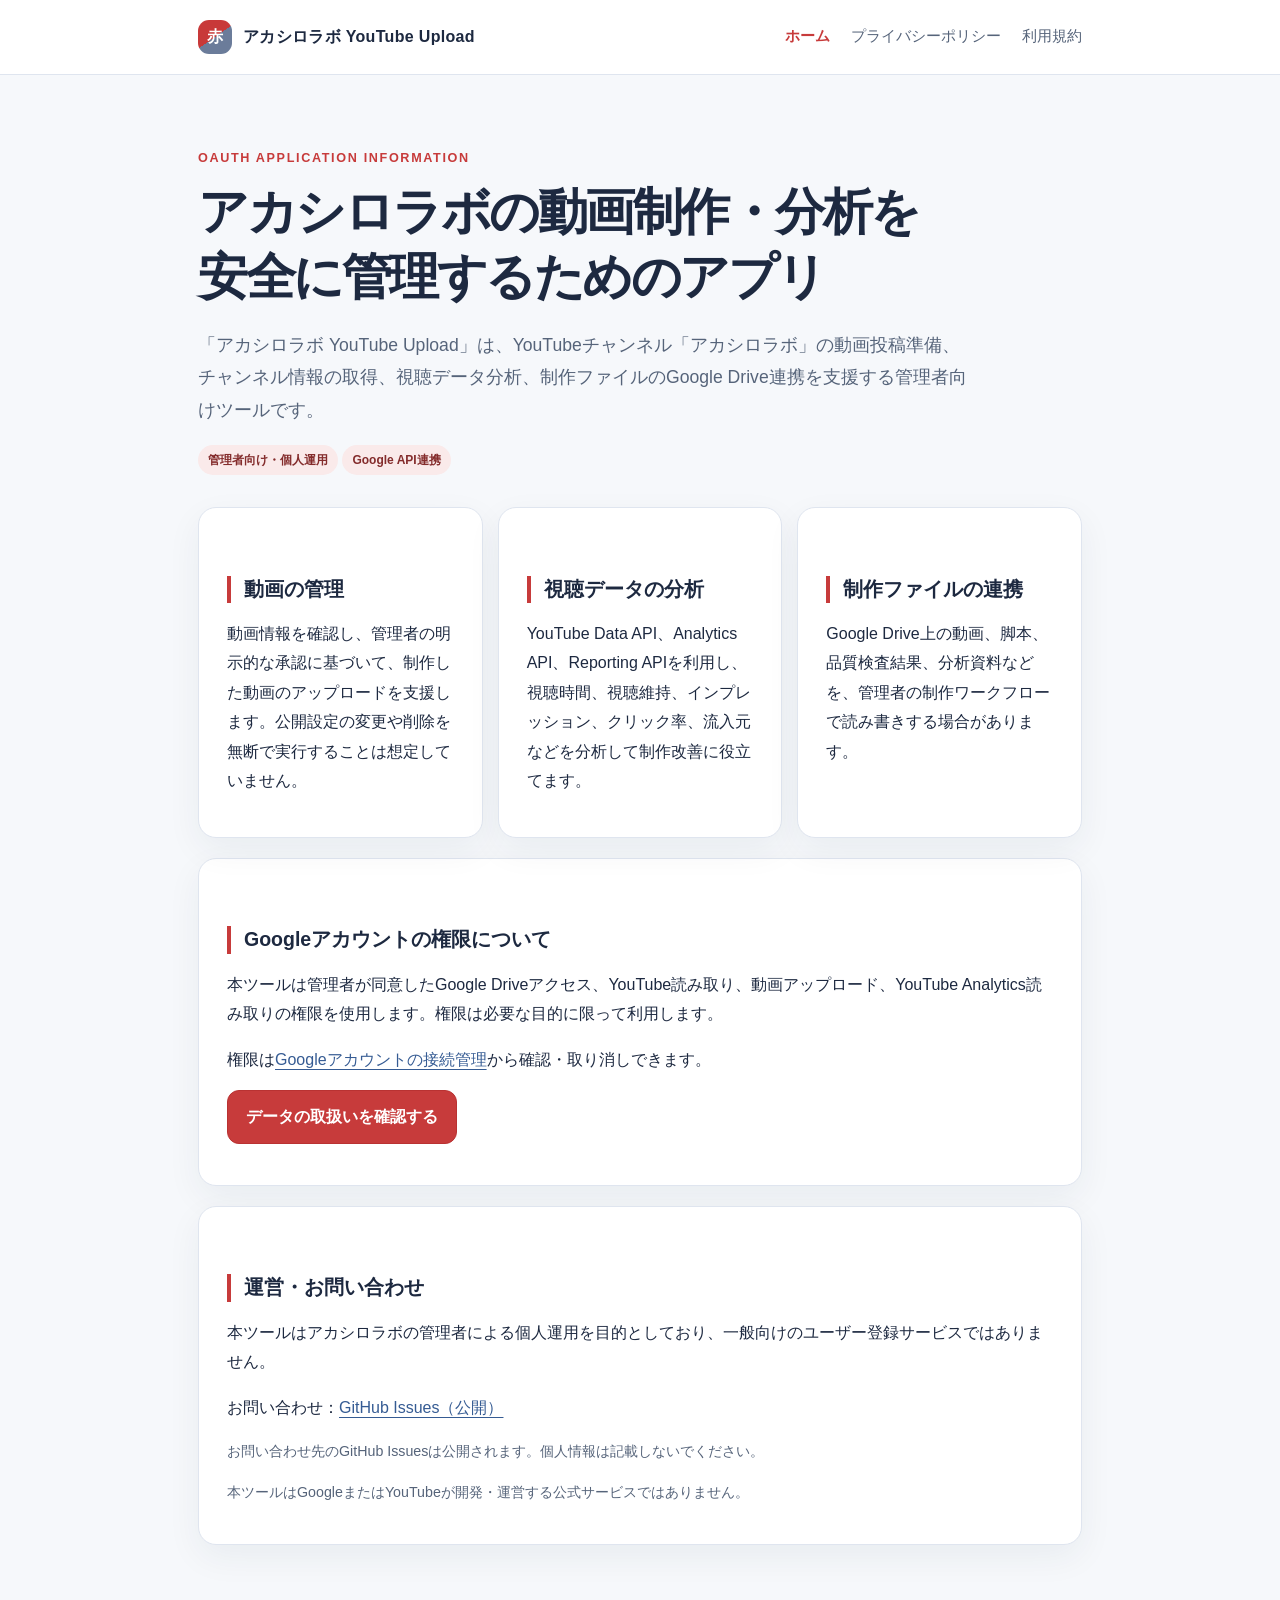
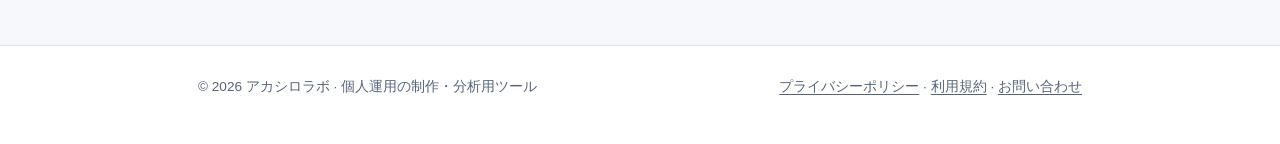
<file: index.html>
<!doctype html>
<html lang="ja"><head><meta charset="utf-8"><meta name="viewport" content="width=device-width,initial-scale=1"><meta name="color-scheme" content="light"><meta name="description" content="アカシロラボ YouTube Uploadの目的とGoogle連携について"><title>ホーム | アカシロラボ YouTube Upload</title><link rel="stylesheet" href="style.css"></head>
<body><header class="top"><div class="wrap nav"><a class="brand" href="index.html"><span class="logo">赤</span><span>アカシロラボ YouTube Upload</span></a><nav class="navlinks" aria-label="メインナビゲーション"><a href="index.html" aria-current="page">ホーム</a><a href="privacy.html">プライバシーポリシー</a><a href="terms.html">利用規約</a></nav></div></header><main class="wrap main"><section class='hero'><div class='eyebrow'>OAuth Application Information</div><h1>アカシロラボの動画制作・分析を<br>安全に管理するためのアプリ</h1><p class='lead'>「アカシロラボ YouTube Upload」は、YouTubeチャンネル「アカシロラボ」の動画投稿準備、チャンネル情報の取得、視聴データ分析、制作ファイルのGoogle Drive連携を支援する管理者向けツールです。</p><span class='tag'>管理者向け・個人運用</span> <span class='tag'>Google API連携</span></section><div class='grid'><section class='card'><h2>動画の管理</h2><p>動画情報を確認し、管理者の明示的な承認に基づいて、制作した動画のアップロードを支援します。公開設定の変更や削除を無断で実行することは想定していません。</p></section><section class='card'><h2>視聴データの分析</h2><p>YouTube Data API、Analytics API、Reporting APIを利用し、視聴時間、視聴維持、インプレッション、クリック率、流入元などを分析して制作改善に役立てます。</p></section><section class='card'><h2>制作ファイルの連携</h2><p>Google Drive上の動画、脚本、品質検査結果、分析資料などを、管理者の制作ワークフローで読み書きする場合があります。</p></section></div><section class='card'><h2>Googleアカウントの権限について</h2><p>本ツールは管理者が同意したGoogle Driveアクセス、YouTube読み取り、動画アップロード、YouTube Analytics読み取りの権限を使用します。権限は必要な目的に限って利用します。</p><p>権限は<a href='https://myaccount.google.com/connections'>Googleアカウントの接続管理</a>から確認・取り消しできます。</p><p><a class='button' href='privacy.html'>データの取扱いを確認する</a></p></section><section class='card'><h2>運営・お問い合わせ</h2><p>本ツールはアカシロラボの管理者による個人運用を目的としており、一般向けのユーザー登録サービスではありません。</p><p class='contact'>お問い合わせ：<a href='https://github.com/hinata77777/akashiro-oauth-site/issues/new'>GitHub Issues（公開）</a></p><p class='small'>お問い合わせ先のGitHub Issuesは公開されます。個人情報は記載しないでください。</p><p class='small'>本ツールはGoogleまたはYouTubeが開発・運営する公式サービスではありません。</p></section></main><footer class="footer"><div class="wrap footerinner"><div>© 2026 アカシロラボ · 個人運用の制作・分析用ツール</div><div><a href="privacy.html">プライバシーポリシー</a> · <a href="terms.html">利用規約</a> · <a href="https://github.com/hinata77777/akashiro-oauth-site/issues/new">お問い合わせ</a></div></div></footer></body></html>
</file>
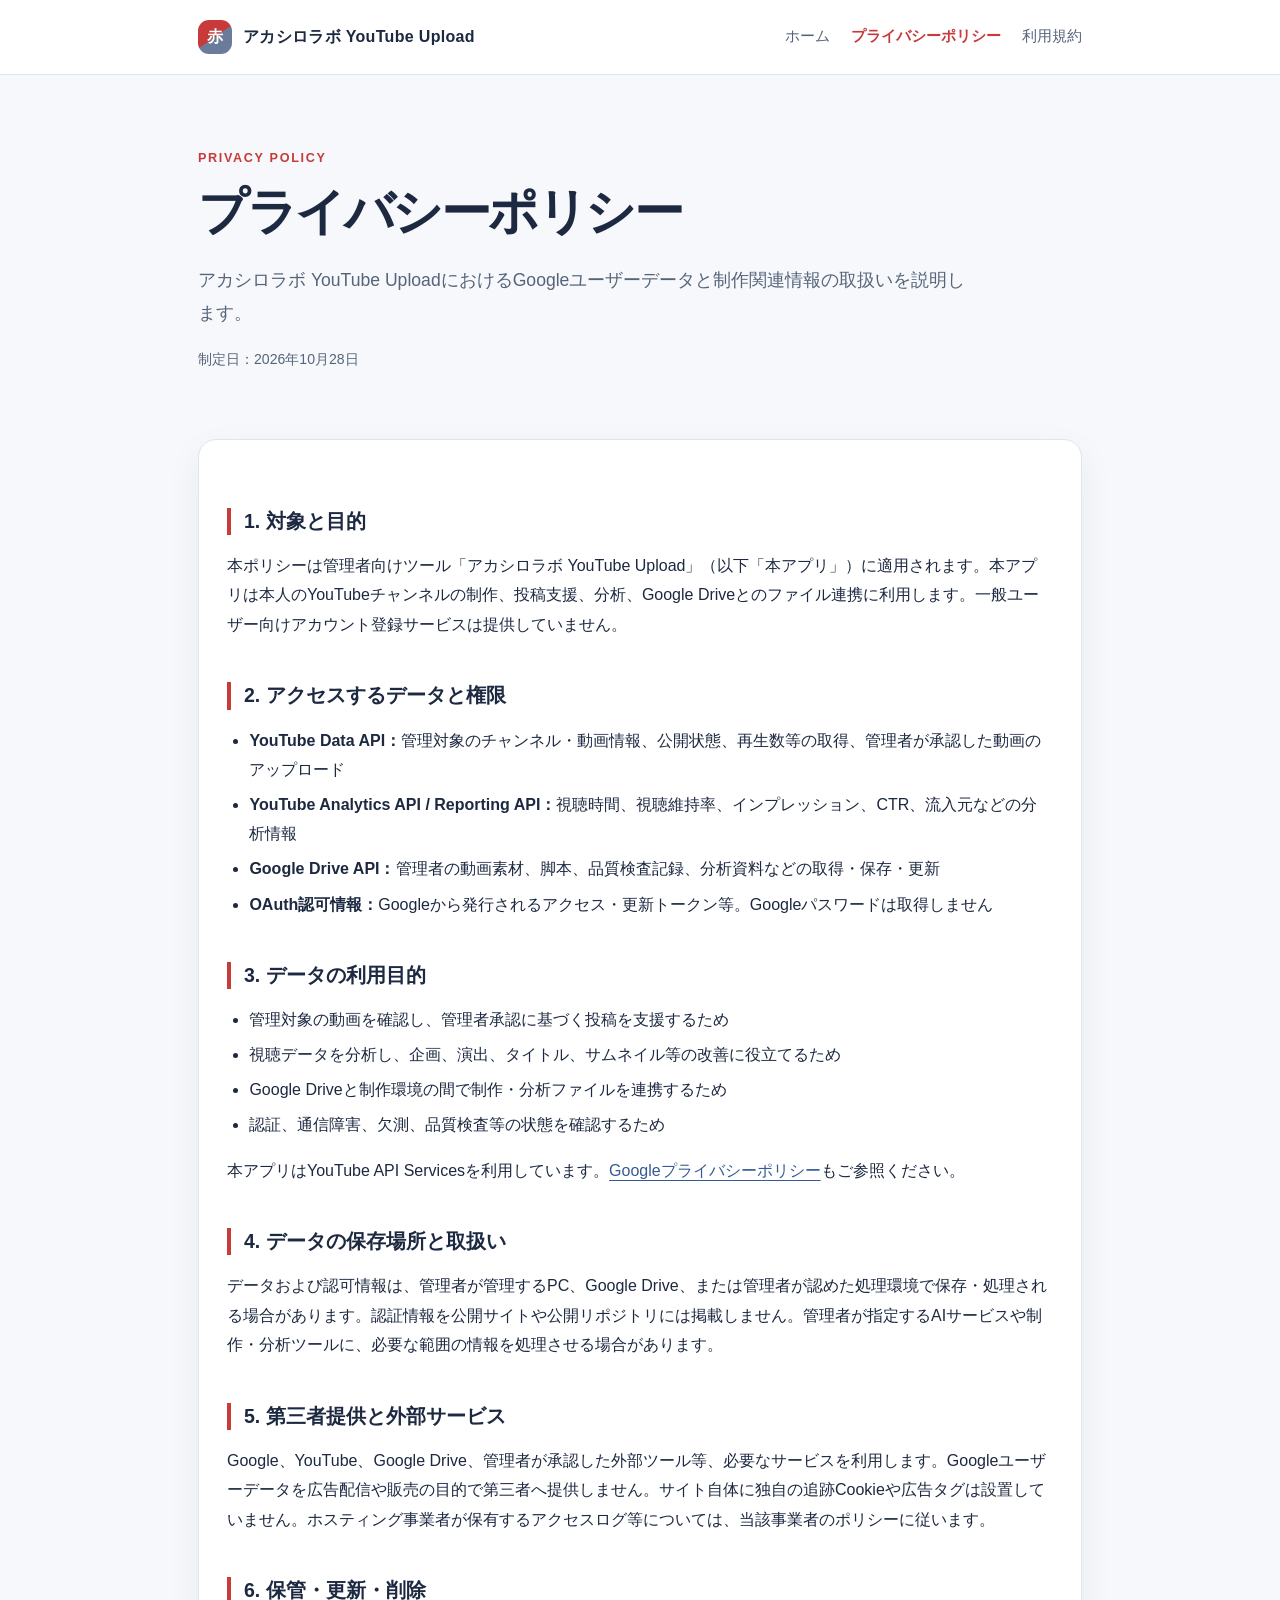
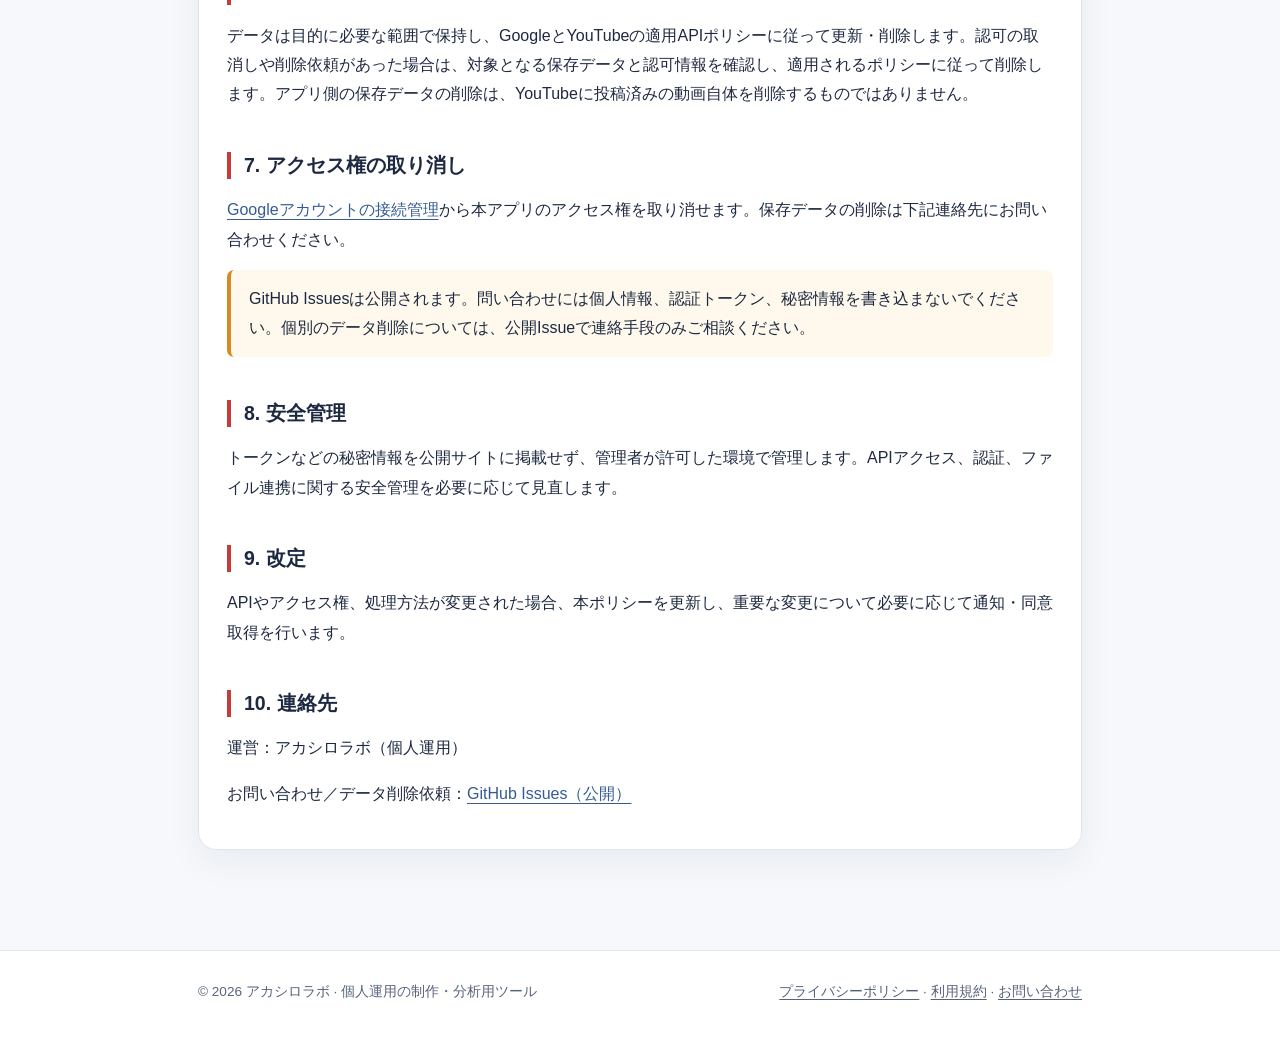
<file: privacy.html>
<!doctype html>
<html lang="ja"><head><meta charset="utf-8"><meta name="viewport" content="width=device-width,initial-scale=1"><meta name="color-scheme" content="light"><meta name="description" content="Googleユーザーデータと制作関連情報の取扱い"><title>プライバシーポリシー | アカシロラボ YouTube Upload</title><link rel="stylesheet" href="style.css"></head>
<body><header class="top"><div class="wrap nav"><a class="brand" href="index.html"><span class="logo">赤</span><span>アカシロラボ YouTube Upload</span></a><nav class="navlinks" aria-label="メインナビゲーション"><a href="index.html">ホーム</a><a href="privacy.html" aria-current="page">プライバシーポリシー</a><a href="terms.html">利用規約</a></nav></div></header><main class="wrap main"><section class='hero'><div class='eyebrow'>Privacy Policy</div><h1>プライバシーポリシー</h1><p class='lead'>アカシロラボ YouTube UploadにおけるGoogleユーザーデータと制作関連情報の取扱いを説明します。</p><p class='date'>制定日：2026年10月28日</p></section><section class='card'><h2>1. 対象と目的</h2><p>本ポリシーは管理者向けツール「アカシロラボ YouTube Upload」（以下「本アプリ」）に適用されます。本アプリは本人のYouTubeチャンネルの制作、投稿支援、分析、Google Driveとのファイル連携に利用します。一般ユーザー向けアカウント登録サービスは提供していません。</p><h2>2. アクセスするデータと権限</h2><ul><li><strong>YouTube Data API：</strong>管理対象のチャンネル・動画情報、公開状態、再生数等の取得、管理者が承認した動画のアップロード</li><li><strong>YouTube Analytics API / Reporting API：</strong>視聴時間、視聴維持率、インプレッション、CTR、流入元などの分析情報</li><li><strong>Google Drive API：</strong>管理者の動画素材、脚本、品質検査記録、分析資料などの取得・保存・更新</li><li><strong>OAuth認可情報：</strong>Googleから発行されるアクセス・更新トークン等。Googleパスワードは取得しません</li></ul><h2>3. データの利用目的</h2><ul><li>管理対象の動画を確認し、管理者承認に基づく投稿を支援するため</li><li>視聴データを分析し、企画、演出、タイトル、サムネイル等の改善に役立てるため</li><li>Google Driveと制作環境の間で制作・分析ファイルを連携するため</li><li>認証、通信障害、欠測、品質検査等の状態を確認するため</li></ul><p>本アプリはYouTube API Servicesを利用しています。<a href='https://policies.google.com/privacy'>Googleプライバシーポリシー</a>もご参照ください。</p><h2>4. データの保存場所と取扱い</h2><p>データおよび認可情報は、管理者が管理するPC、Google Drive、または管理者が認めた処理環境で保存・処理される場合があります。認証情報を公開サイトや公開リポジトリには掲載しません。管理者が指定するAIサービスや制作・分析ツールに、必要な範囲の情報を処理させる場合があります。</p><h2>5. 第三者提供と外部サービス</h2><p>Google、YouTube、Google Drive、管理者が承認した外部ツール等、必要なサービスを利用します。Googleユーザーデータを広告配信や販売の目的で第三者へ提供しません。サイト自体に独自の追跡Cookieや広告タグは設置していません。ホスティング事業者が保有するアクセスログ等については、当該事業者のポリシーに従います。</p><h2>6. 保管・更新・削除</h2><p>データは目的に必要な範囲で保持し、GoogleとYouTubeの適用APIポリシーに従って更新・削除します。認可の取消しや削除依頼があった場合は、対象となる保存データと認可情報を確認し、適用されるポリシーに従って削除します。アプリ側の保存データの削除は、YouTubeに投稿済みの動画自体を削除するものではありません。</p><h2>7. アクセス権の取り消し</h2><p><a href='https://myaccount.google.com/connections'>Googleアカウントの接続管理</a>から本アプリのアクセス権を取り消せます。保存データの削除は下記連絡先にお問い合わせください。</p><p class='warning'>GitHub Issuesは公開されます。問い合わせには個人情報、認証トークン、秘密情報を書き込まないでください。個別のデータ削除については、公開Issueで連絡手段のみご相談ください。</p><h2>8. 安全管理</h2><p>トークンなどの秘密情報を公開サイトに掲載せず、管理者が許可した環境で管理します。APIアクセス、認証、ファイル連携に関する安全管理を必要に応じて見直します。</p><h2>9. 改定</h2><p>APIやアクセス権、処理方法が変更された場合、本ポリシーを更新し、重要な変更について必要に応じて通知・同意取得を行います。</p><h2>10. 連絡先</h2><p>運営：アカシロラボ（個人運用）</p><p class='contact'>お問い合わせ／データ削除依頼：<a href='https://github.com/hinata77777/akashiro-oauth-site/issues/new'>GitHub Issues（公開）</a></p></section></main><footer class="footer"><div class="wrap footerinner"><div>© 2026 アカシロラボ · 個人運用の制作・分析用ツール</div><div><a href="privacy.html">プライバシーポリシー</a> · <a href="terms.html">利用規約</a> · <a href="https://github.com/hinata77777/akashiro-oauth-site/issues/new">お問い合わせ</a></div></div></footer></body></html>
</file>
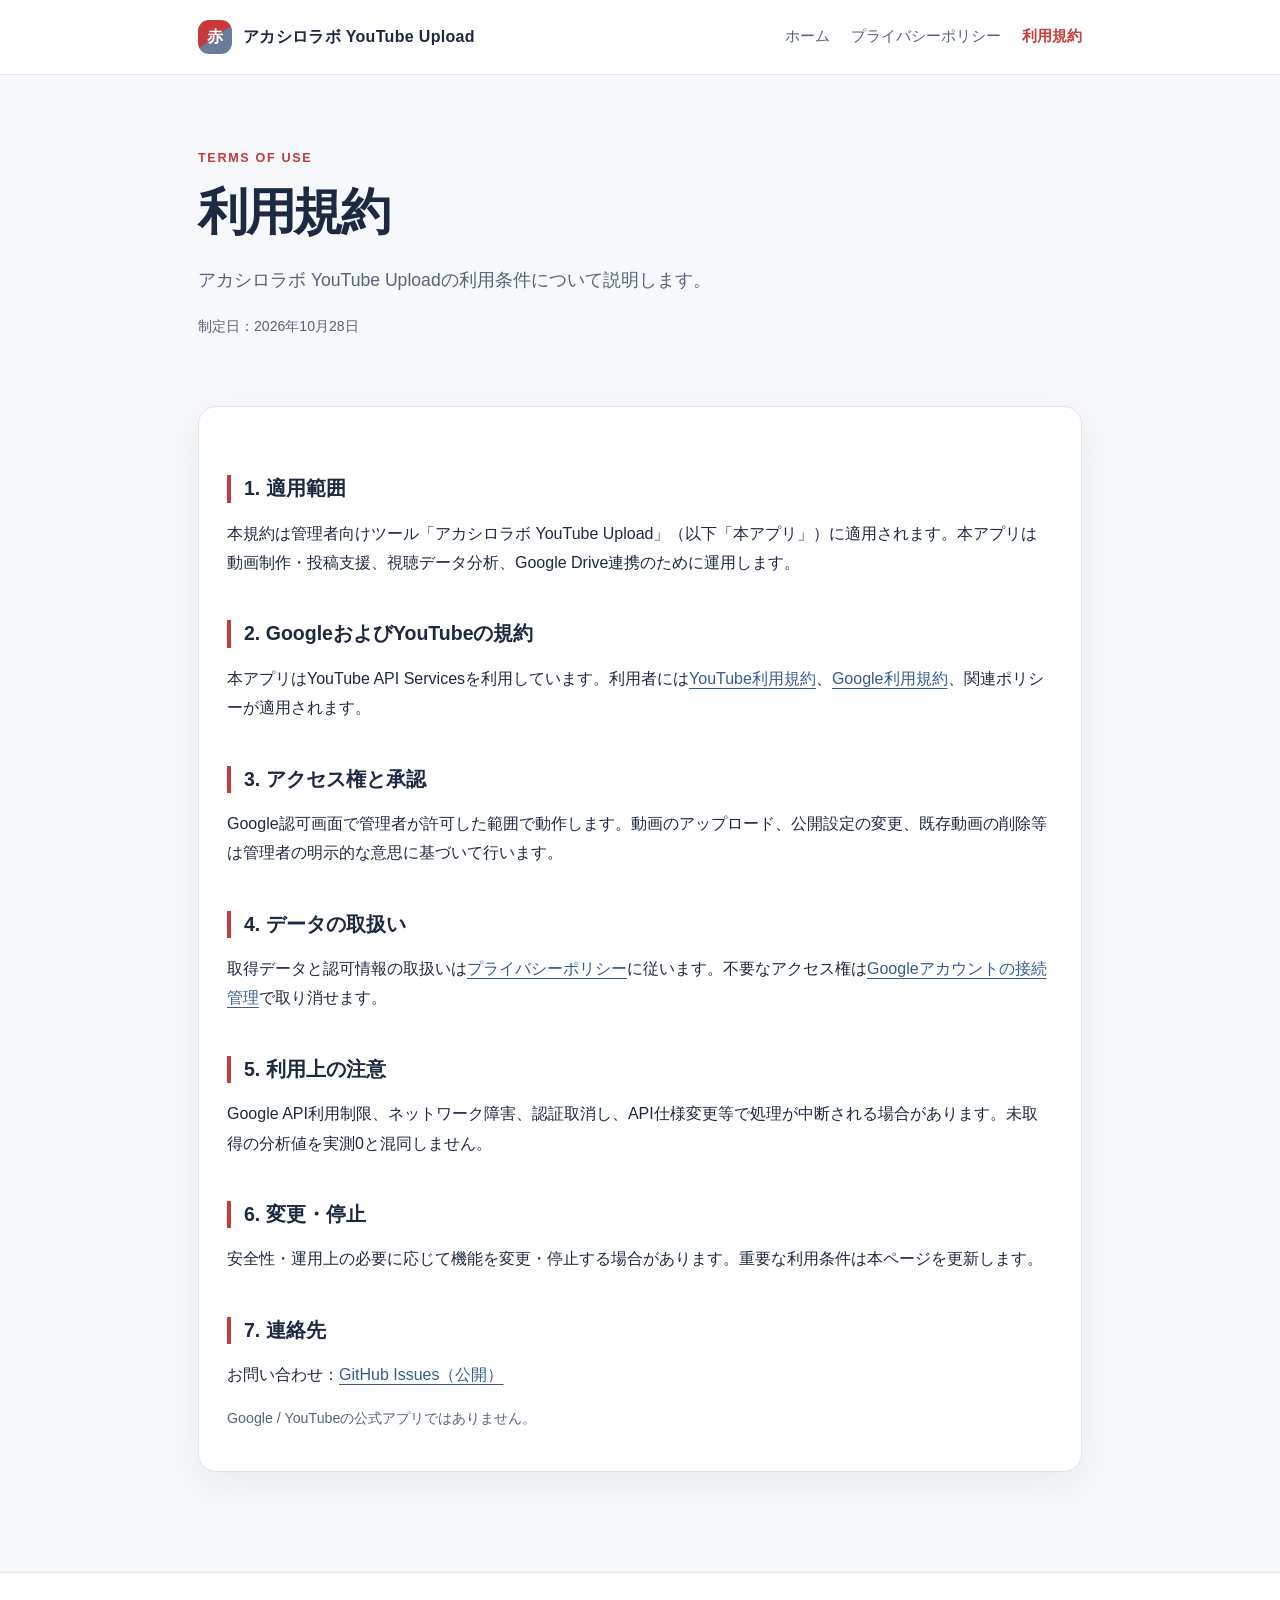
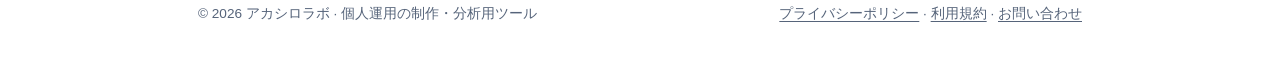
<file: terms.html>
<!doctype html>
<html lang="ja"><head><meta charset="utf-8"><meta name="viewport" content="width=device-width,initial-scale=1"><meta name="color-scheme" content="light"><meta name="description" content="アカシロラボ YouTube Uploadの利用条件"><title>利用規約 | アカシロラボ YouTube Upload</title><link rel="stylesheet" href="style.css"></head>
<body><header class="top"><div class="wrap nav"><a class="brand" href="index.html"><span class="logo">赤</span><span>アカシロラボ YouTube Upload</span></a><nav class="navlinks" aria-label="メインナビゲーション"><a href="index.html">ホーム</a><a href="privacy.html">プライバシーポリシー</a><a href="terms.html" aria-current="page">利用規約</a></nav></div></header><main class="wrap main"><section class='hero'><div class='eyebrow'>Terms of Use</div><h1>利用規約</h1><p class='lead'>アカシロラボ YouTube Uploadの利用条件について説明します。</p><p class='date'>制定日：2026年10月28日</p></section><section class='card'><h2>1. 適用範囲</h2><p>本規約は管理者向けツール「アカシロラボ YouTube Upload」（以下「本アプリ」）に適用されます。本アプリは動画制作・投稿支援、視聴データ分析、Google Drive連携のために運用します。</p><h2>2. GoogleおよびYouTubeの規約</h2><p>本アプリはYouTube API Servicesを利用しています。利用者には<a href='https://www.youtube.com/t/terms'>YouTube利用規約</a>、<a href='https://policies.google.com/terms'>Google利用規約</a>、関連ポリシーが適用されます。</p><h2>3. アクセス権と承認</h2><p>Google認可画面で管理者が許可した範囲で動作します。動画のアップロード、公開設定の変更、既存動画の削除等は管理者の明示的な意思に基づいて行います。</p><h2>4. データの取扱い</h2><p>取得データと認可情報の取扱いは<a href='privacy.html'>プライバシーポリシー</a>に従います。不要なアクセス権は<a href='https://myaccount.google.com/connections'>Googleアカウントの接続管理</a>で取り消せます。</p><h2>5. 利用上の注意</h2><p>Google API利用制限、ネットワーク障害、認証取消し、API仕様変更等で処理が中断される場合があります。未取得の分析値を実測0と混同しません。</p><h2>6. 変更・停止</h2><p>安全性・運用上の必要に応じて機能を変更・停止する場合があります。重要な利用条件は本ページを更新します。</p><h2>7. 連絡先</h2><p>お問い合わせ：<a href='https://github.com/hinata77777/akashiro-oauth-site/issues/new'>GitHub Issues（公開）</a></p><p class='small'>Google / YouTubeの公式アプリではありません。</p></section></main><footer class="footer"><div class="wrap footerinner"><div>© 2026 アカシロラボ · 個人運用の制作・分析用ツール</div><div><a href="privacy.html">プライバシーポリシー</a> · <a href="terms.html">利用規約</a> · <a href="https://github.com/hinata77777/akashiro-oauth-site/issues/new">お問い合わせ</a></div></div></footer></body></html>
</file>
<file: style.css>
:root{--bg:#f6f8fb;--surface:#fff;--ink:#1d2940;--muted:#56647a;--line:#dfe5ef;--accent:#c73b3b;--blue:#355b93;--shadow:0 12px 35px rgba(25,43,75,.06)}
*{box-sizing:border-box}html{scroll-behavior:smooth}body{margin:0;background:var(--bg);color:var(--ink);font-family:-apple-system,BlinkMacSystemFont,"Hiragino Kaku Gothic ProN","Yu Gothic",Meiryo,sans-serif;line-height:1.84}a{color:var(--blue);text-underline-offset:.22em}a:hover{text-decoration-thickness:2px}.top{border-bottom:1px solid var(--line);background:#fff}.wrap{max-width:940px;margin:0 auto;padding:0 28px}.nav{display:flex;justify-content:space-between;align-items:center;gap:16px;min-height:74px;flex-wrap:wrap}.brand{display:flex;align-items:center;gap:11px;color:var(--ink);text-decoration:none;font-weight:800;letter-spacing:.02em}.logo{display:grid;place-items:center;width:34px;height:34px;border-radius:11px;color:white;background:linear-gradient(145deg,#c83939 50%,#6b7c9a 50%);font-weight:900}.navlinks{display:flex;gap:21px;flex-wrap:wrap}.navlinks a{font-size:.92rem;text-decoration:none;color:var(--muted)}.navlinks a[aria-current=page]{font-weight:800;color:var(--accent)}.main{padding:64px 28px 80px}.eyebrow{font-size:.79rem;letter-spacing:.13em;font-weight:800;color:var(--accent);text-transform:uppercase}.hero{padding:8px 0 32px}h1{font-size:clamp(2rem,4.7vw,3.1rem);letter-spacing:-.05em;line-height:1.3;margin:.2em 0 .4em}h2{font-size:1.22rem;line-height:1.4;margin:2.2em 0 .7em;padding-left:13px;border-left:4px solid var(--accent)}h3{font-size:1.05rem}.lead{font-size:1.1rem;color:var(--muted);max-width:770px}.card{background:var(--surface);border:1px solid var(--line);border-radius:18px;padding:25px 28px;box-shadow:var(--shadow);margin:20px 0}.grid{display:grid;grid-template-columns:repeat(auto-fit,minmax(220px,1fr));gap:15px}.grid .card{margin:0}.tag{display:inline-block;font-size:.75rem;border-radius:999px;padding:4px 10px;background:#faeaea;color:#842c2c;font-weight:700}.muted,.small{color:var(--muted)}.small{font-size:.89rem}.rule{border:0;border-top:1px solid var(--line);margin:32px 0}ul,ol{padding-left:1.4em}li+li{margin-top:.35em}.button{display:inline-flex;align-items:center;border:1px solid #b93232;background:var(--accent);border-radius:12px;padding:11px 18px;color:white;text-decoration:none;font-weight:700}.button:hover{background:#a32f2f}.secondary{background:white;color:var(--accent)}.footer{border-top:1px solid var(--line);padding:28px 0 45px;background:#fff;font-size:.85rem;color:var(--muted)}.footerinner{display:flex;justify-content:space-between;gap:12px;flex-wrap:wrap}.footer a{color:var(--muted)}.date{font-size:.88rem;color:var(--muted)}.contact{overflow-wrap:anywhere}.warning{border-left:4px solid #d58a26;background:#fff9ed;padding:14px 18px;border-radius:7px}@media(max-width:600px){.wrap{padding:0 18px}.main{padding:42px 18px 60px}.nav{padding-top:13px;padding-bottom:13px}.navlinks{gap:13px}.card{padding:19px 18px}}
</file>
